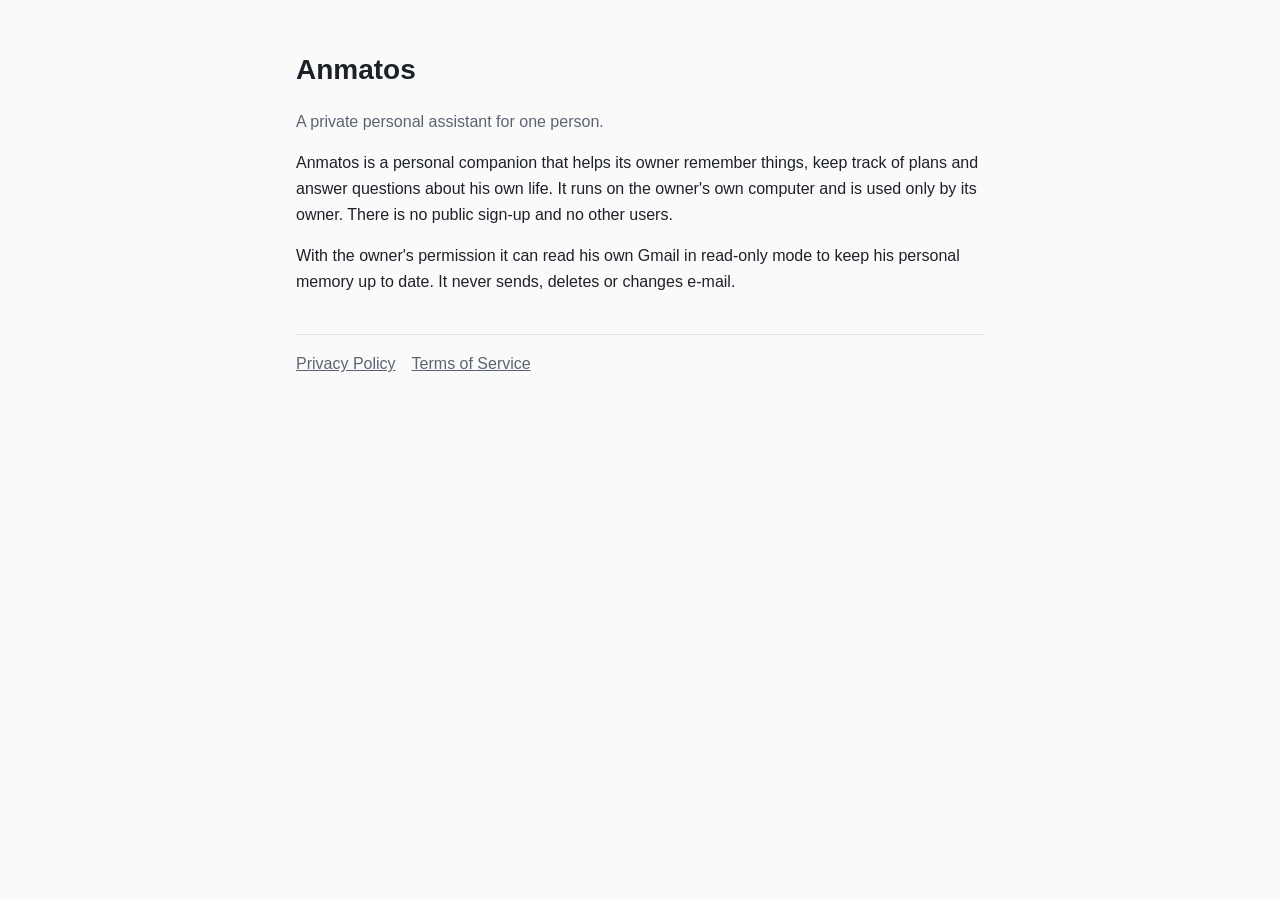
<file: index.html>
<!doctype html>
<html lang="en"><head><meta charset="utf-8"><meta name="viewport" content="width=device-width, initial-scale=1">
<title>Anmatos</title><link rel="stylesheet" href="style.css"></head>
<body><main>
<h1>Anmatos</h1>
<p class="muted">A private personal assistant for one person.</p>
<p>Anmatos is a personal companion that helps its owner remember things, keep track of plans and answer questions about his own life. It runs on the owner's own computer and is used only by its owner. There is no public sign-up and no other users.</p>
<p>With the owner's permission it can read his own Gmail in read-only mode to keep his personal memory up to date. It never sends, deletes or changes e-mail.</p>
<nav><a href="privacy.html">Privacy Policy</a><a href="terms.html">Terms of Service</a></nav>
</main></body></html>
</file>
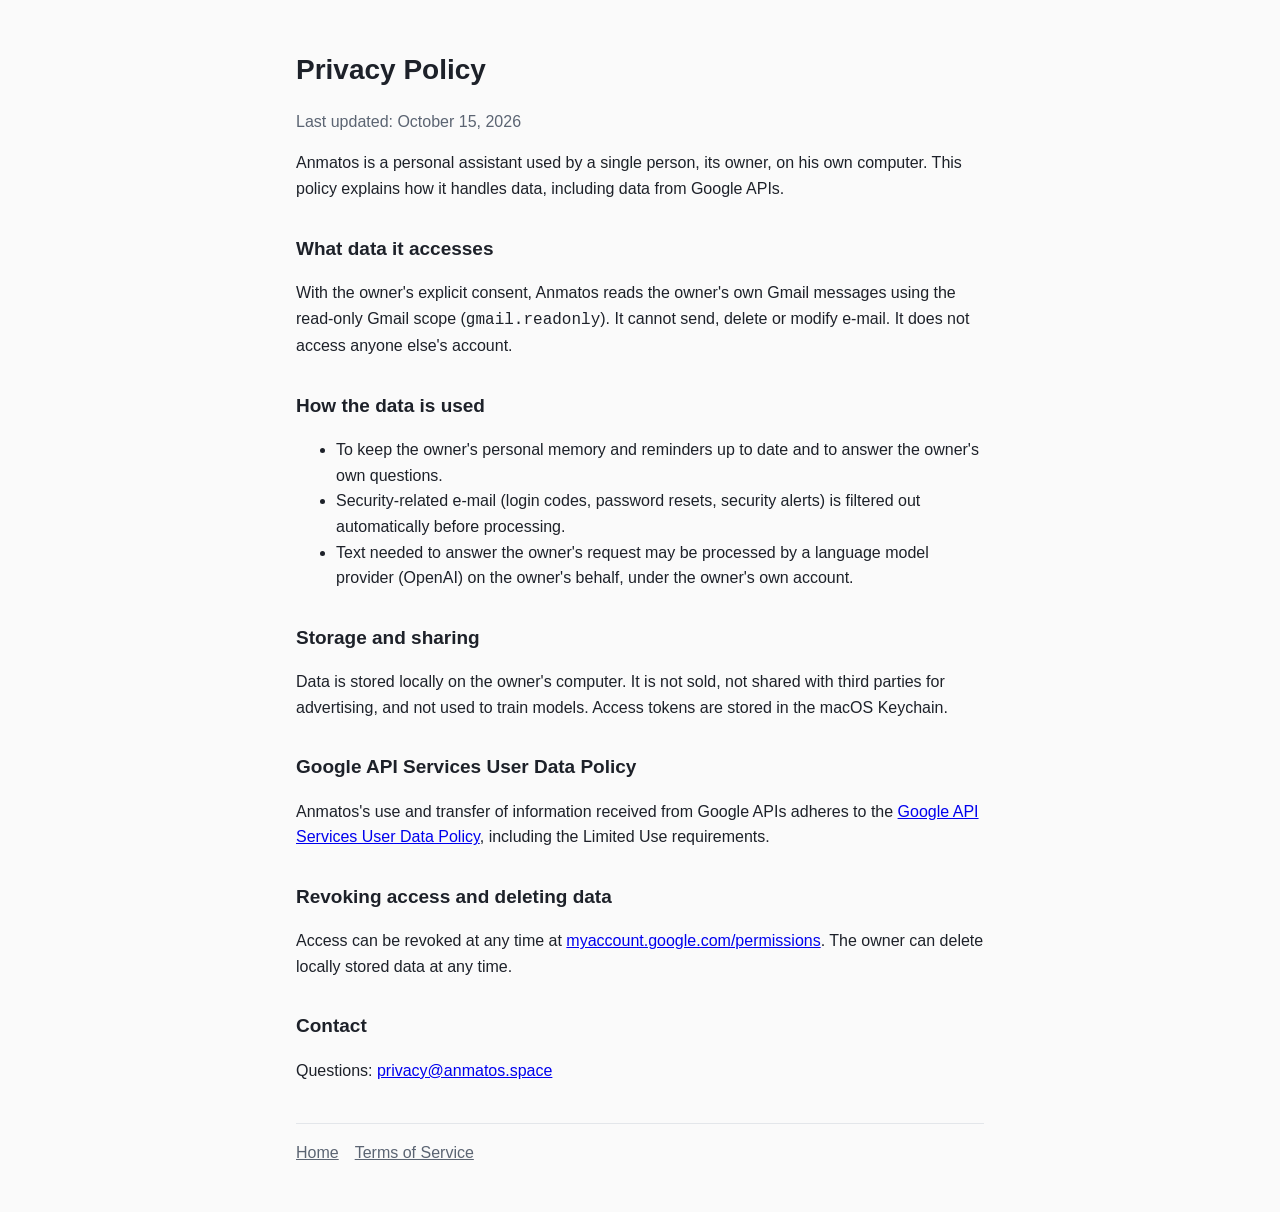
<file: privacy.html>
<!doctype html>
<html lang="en"><head><meta charset="utf-8"><meta name="viewport" content="width=device-width, initial-scale=1">
<title>Anmatos — Privacy Policy</title><link rel="stylesheet" href="style.css"></head>
<body><main>
<h1>Privacy Policy</h1>
<p class="muted">Last updated: October 15, 2026</p>
<p>Anmatos is a personal assistant used by a single person, its owner, on his own computer. This policy explains how it handles data, including data from Google APIs.</p>
<h2>What data it accesses</h2>
<p>With the owner's explicit consent, Anmatos reads the owner's own Gmail messages using the read-only Gmail scope (<code>gmail.readonly</code>). It cannot send, delete or modify e-mail. It does not access anyone else's account.</p>
<h2>How the data is used</h2>
<ul>
<li>To keep the owner's personal memory and reminders up to date and to answer the owner's own questions.</li>
<li>Security-related e-mail (login codes, password resets, security alerts) is filtered out automatically before processing.</li>
<li>Text needed to answer the owner's request may be processed by a language model provider (OpenAI) on the owner's behalf, under the owner's own account.</li>
</ul>
<h2>Storage and sharing</h2>
<p>Data is stored locally on the owner's computer. It is not sold, not shared with third parties for advertising, and not used to train models. Access tokens are stored in the macOS Keychain.</p>
<h2>Google API Services User Data Policy</h2>
<p>Anmatos's use and transfer of information received from Google APIs adheres to the <a href="https://developers.google.com/terms/api-services-user-data-policy">Google API Services User Data Policy</a>, including the Limited Use requirements.</p>
<h2>Revoking access and deleting data</h2>
<p>Access can be revoked at any time at <a href="https://myaccount.google.com/permissions">myaccount.google.com/permissions</a>. The owner can delete locally stored data at any time.</p>
<h2>Contact</h2>
<p>Questions: <a href="mailto:privacy@anmatos.space">privacy@anmatos.space</a></p>
<nav><a href="index.html">Home</a><a href="terms.html">Terms of Service</a></nav>
</main></body></html>
</file>
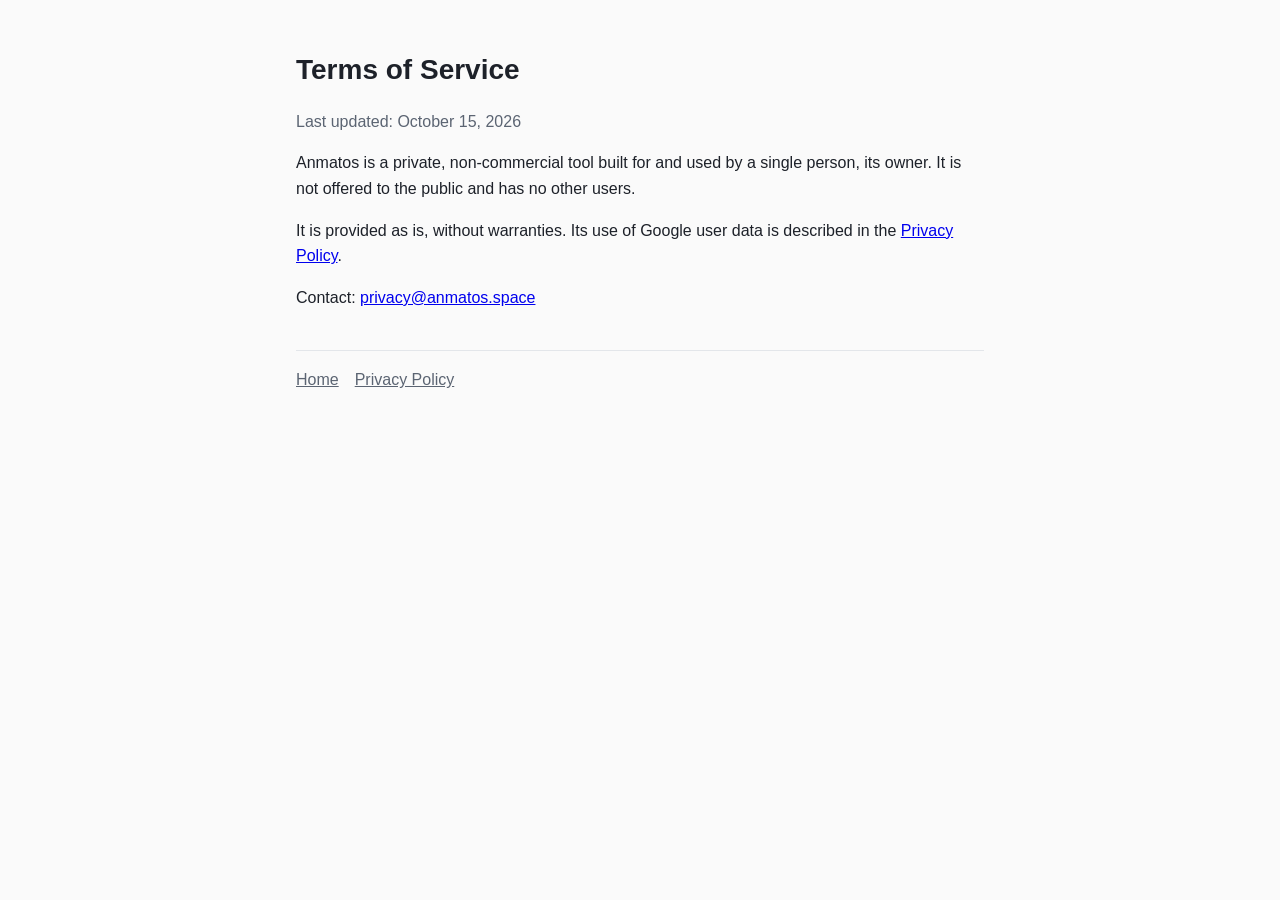
<file: terms.html>
<!doctype html>
<html lang="en"><head><meta charset="utf-8"><meta name="viewport" content="width=device-width, initial-scale=1">
<title>Anmatos — Terms of Service</title><link rel="stylesheet" href="style.css"></head>
<body><main>
<h1>Terms of Service</h1>
<p class="muted">Last updated: October 15, 2026</p>
<p>Anmatos is a private, non-commercial tool built for and used by a single person, its owner. It is not offered to the public and has no other users.</p>
<p>It is provided as is, without warranties. Its use of Google user data is described in the <a href="privacy.html">Privacy Policy</a>.</p>
<p>Contact: <a href="mailto:privacy@anmatos.space">privacy@anmatos.space</a></p>
<nav><a href="index.html">Home</a><a href="privacy.html">Privacy Policy</a></nav>
</main></body></html>
</file>
<file: style.css>
:root { color-scheme: light dark; --bg: #fafafa; --fg: #1d2129; --muted: #5b6472; --card: #fff; --line: #e3e6ea; }
@media (prefers-color-scheme: dark) { :root { --bg: #14161c; --fg: #e8eaf0; --muted: #9aa3b2; --card: #1d2029; --line: #2c3140; } }
* { box-sizing: border-box; }
body { margin: 0; background: var(--bg); color: var(--fg); font: 16px/1.6 -apple-system, BlinkMacSystemFont, "Segoe UI", Roboto, sans-serif; }
main { max-width: 720px; margin: 0 auto; padding: 48px 16px; }
h1 { font-size: 28px; margin: 0 0 8px; } h2 { font-size: 19px; margin: 32px 0 8px; }
p, li { color: var(--fg); } .muted { color: var(--muted); }
nav { margin-top: 40px; padding-top: 16px; border-top: 1px solid var(--line); }
nav a { color: var(--muted); margin-right: 16px; }
</file>
